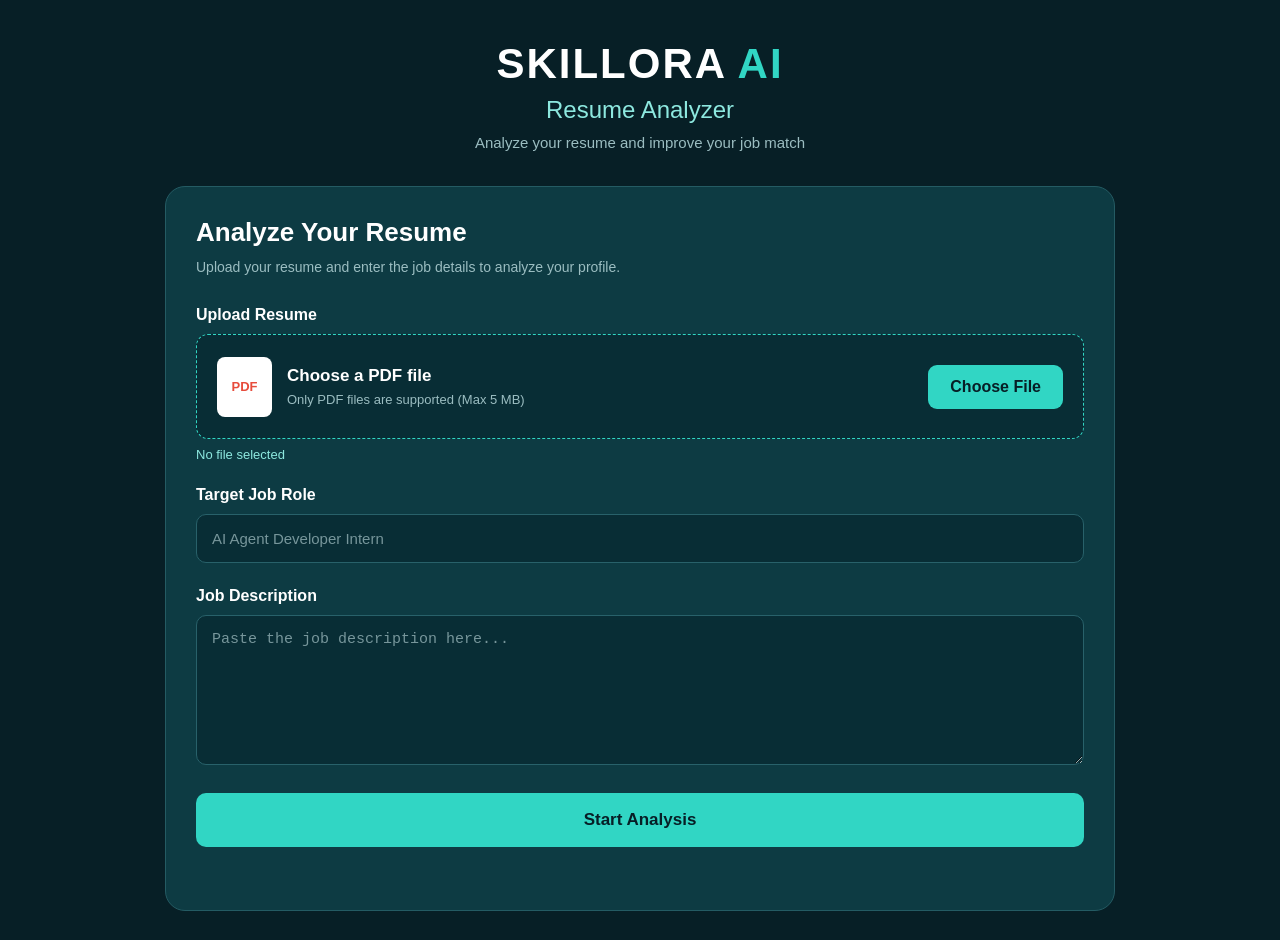
<file: index.html>
<!DOCTYPE html>
<html lang="en">

<head>
    <meta charset="UTF-8">
    <meta name="viewport" content="width=device-width, initial-scale=1.0">

    <title>Skillora AI | Resume Analyzer</title>

    <link rel="stylesheet" href="style.css">
</head>

<body>

    <div class="container">

        <!-- ================= HEADER ================= -->

        <header class="header">

            <h1>
                SKILLORA <span>AI</span>
            </h1>

            <p class="subtitle">
                Resume Analyzer
            </p>

            <p class="tagline">
                Analyze your resume and improve your job match
            </p>

        </header>


        <!-- ================= INPUT SECTION ================= -->

        <section class="analysis-card">

            <div class="section-heading">

                <h2>Analyze Your Resume</h2>

                <p>
                    Upload your resume and enter the job details
                    to analyze your profile.
                </p>

            </div>


            <!-- Resume Upload -->

            <div class="form-group">

                <label>
                    Upload Resume
                </label>

                <div class="upload-box">

                    <div class="upload-info">

                        <div class="pdf-icon">
                            PDF
                        </div>

                        <div>

                            <h3>
                                Choose a PDF file
                            </h3>

                            <p>
                                Only PDF files are supported (Max 5 MB)
                            </p>

                        </div>

                    </div>


                    <input
                        type="file"
                        id="resumeFile"
                        accept=".pdf"
                    >

                    <label
                        for="resumeFile"
                        class="choose-btn"
                    >
                        Choose File
                    </label>

                </div>


                <p
                    id="fileName"
                    class="file-name"
                >
                    No file selected
                </p>

            </div>


            <!-- Target Job Role -->

            <div class="form-group">

                <label for="jobRole">
                    Target Job Role
                </label>

                <input
                    type="text"
                    id="jobRole"
                    placeholder="AI Agent Developer Intern"
                >

            </div>


            <!-- Job Description -->

            <div class="form-group">

                <label for="jobDescription">
                    Job Description
                </label>

                <textarea
                    id="jobDescription"
                    placeholder="Paste the job description here..."
                ></textarea>

            </div>


            <!-- Start Analysis -->

            <button
                type="button"
                id="analyzeBtn"
                class="analyze-btn"
            >
                Start Analysis
            </button>


          <!-- Status -->

<p
    id="statusMessage"
    class="status-message"
></p>


<!-- View Candidate Rankings Button -->

<div
    id="rankingButtonContainer"
    class="ranking-button-container"
    style="display: none;"
>
    <button
        type="button"
        class="ranking-btn"
        onclick="openCandidateRankings()"
    >
        View Candidate Rankings
    </button>
</div>

        </section>



        <!-- ==================================================
             ANALYSIS RESULT
             ================================================== -->

        <section
            id="resultSection"
            class="result-section"
        >

            <div class="section-heading">

                <h2>
                    Analysis Result
                </h2>

                <p>
                    Here's how your resume matches the job requirements.
                </p>

            </div>


            <!-- ================= JOB MATCH ================= -->

            <div class="match-card">

                <div class="score-circle">

                    <span id="matchScore">
                        0%
                    </span>

                </div>


                <div class="match-info">

                    <h3>
                        Job Match
                    </h3>

                    <p>
                        Resume & Job Description Match
                    </p>

                </div>

            </div>




            <!-- ================= RESULT GRID ================= -->

            <div class="result-grid">


                <!-- Matching Skills -->

                <div class="result-card matching-card">

                    <div class="result-title">

                        <span class="result-icon">
                            ✓
                        </span>

                        <div>

                            <h3>
                                Matching Skills
                            </h3>

                            <p>
                                Skills found in your resume
                            </p>

                        </div>

                    </div>


                    <ul id="matchingSkills">
                    </ul>

                </div>



                <!-- Missing Skills -->

                <div class="result-card missing-card">

                    <div class="result-title">

                        <span class="result-icon">
                            !
                        </span>

                        <div>

                            <h3>
                                Missing Skills
                            </h3>

                            <p>
                                Skills not found in your resume
                            </p>

                        </div>

                    </div>


                    <ul id="missingSkills">
                    </ul>

                </div>



                <!-- Suggestions -->

                <div class="result-card suggestion-card">

                    <div class="result-title">

                        <span class="result-icon">
                            💡
                        </span>

                        <div>

                            <h3>
                                ATS Suggestions
                            </h3>

                            <p>
                                Improve your resume
                            </p>

                        </div>

                    </div>


                    <ul id="suggestions">
                    </ul>

                </div>

            </div>



           <!-- Resume Structure -->
<section class="result-card resume-structure-card">

    <div class="result-card-header">
        <div>
            <h2>Resume Structure</h2>
            <p>Standard sections detected in your resume</p>
        </div>
    </div>

    <div id="resumeStructure" class="resume-structure-list">

        <div class="structure-item" data-section="Professional Summary">
            <span class="structure-icon">○</span>
            <span>Professional Summary</span>
        </div>

        <div class="structure-item" data-section="Education">
            <span class="structure-icon">○</span>
            <span>Education</span>
        </div>

        <div class="structure-item" data-section="Technical Skills">
            <span class="structure-icon">○</span>
            <span>Technical Skills</span>
        </div>

        <div class="structure-item" data-section="Experience">
            <span class="structure-icon">○</span>
            <span>Experience</span>
        </div>

        <div class="structure-item" data-section="Projects">
            <span class="structure-icon">○</span>
            <span>Projects</span>
        </div>

        <div class="structure-item" data-section="Certifications">
            <span class="structure-icon">○</span>
            <span>Certifications</span>
        </div>

    </div>

</section>


    <!-- ================= JAVASCRIPT ================= -->

    <script src="script.js"></script>

</body>

</html>
</file>
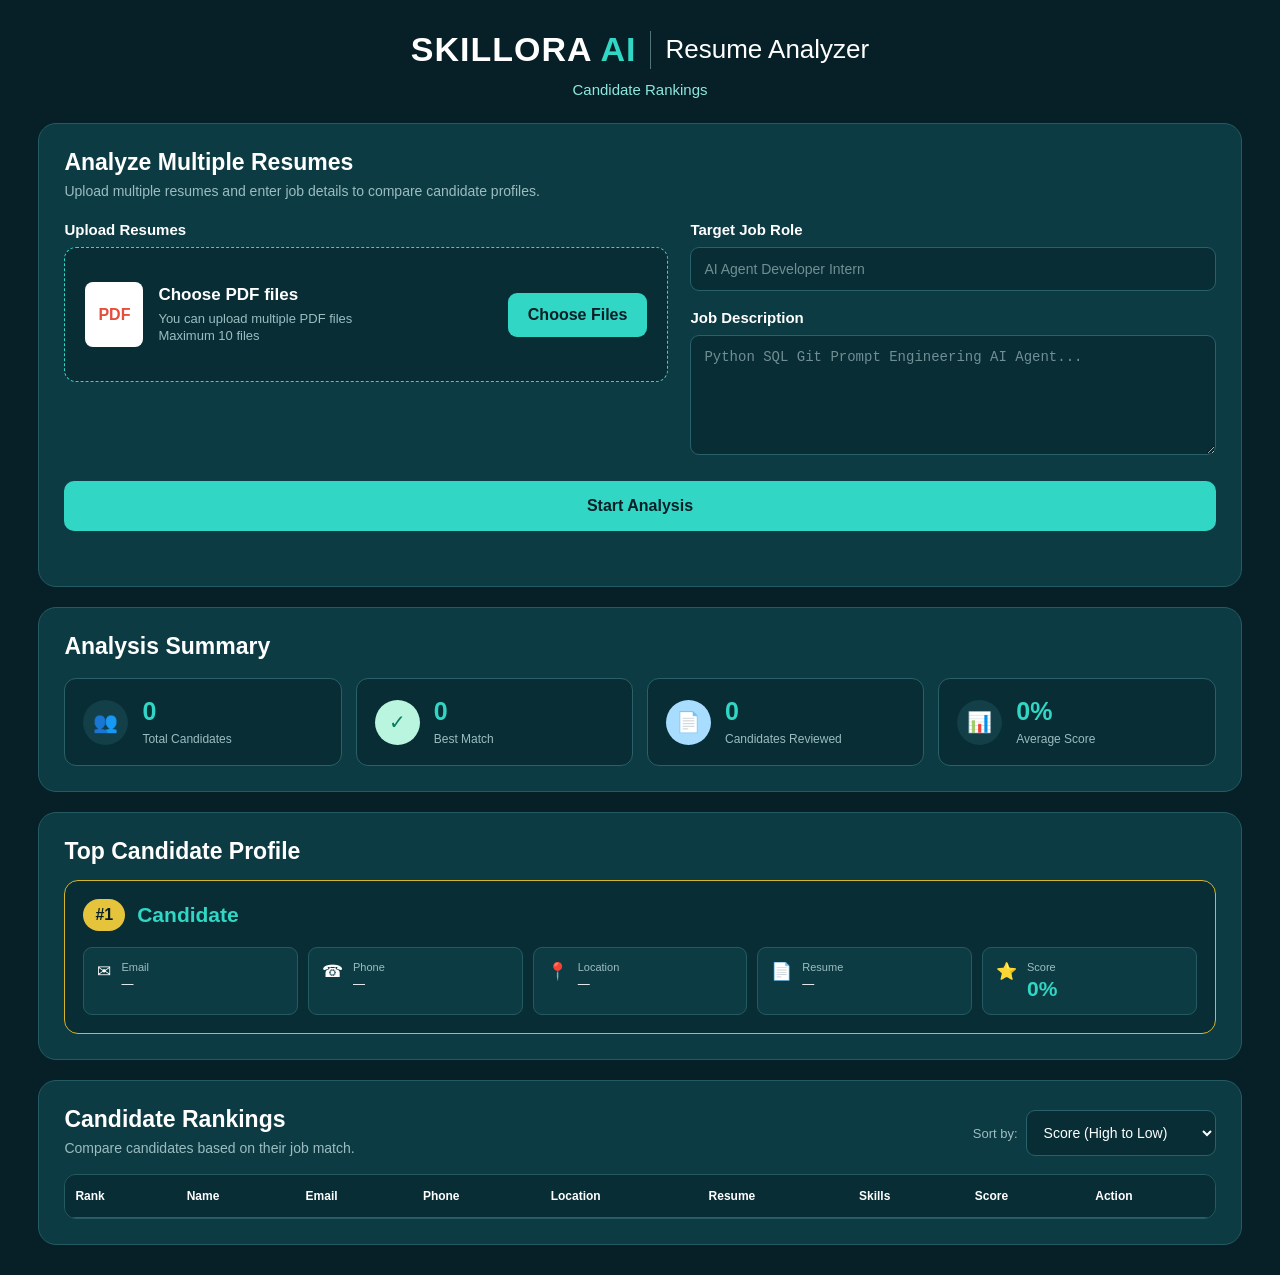
<file: rankings.html>
<!DOCTYPE html>
<html lang="en">

<head>
    <meta charset="UTF-8">
    <meta name="viewport" content="width=device-width, initial-scale=1.0">

    <title>Skillora AI | Candidate Rankings</title>

    <link rel="stylesheet" href="rankings.css">
</head>

<body>

    <div class="container">

        <!-- ================= HEADER ================= -->

        <header class="header">

            <div class="brand">
                <h1>
                    SKILLORA <span>AI</span>
                </h1>

                <div class="divider"></div>

                <h2>
                    Resume Analyzer
                </h2>
            </div>

            <p>
                Candidate Rankings
            </p>

        </header>


        <!-- ================= UPLOAD SECTION ================= -->

        <section class="analysis-card">

            <div class="section-heading">

                <h2>
                    Analyze Multiple Resumes
                </h2>

                <p>
                    Upload multiple resumes and enter job details
                    to compare candidate profiles.
                </p>

            </div>


            <div class="form-grid">

                <!-- Resume Upload -->

                <div class="form-group">

                    <label>
                        Upload Resumes
                    </label>

                    <div class="upload-box">

                        <div class="upload-info">

                            <div class="pdf-icon">
                                PDF
                            </div>

                            <div>

                                <h3>
                                    Choose PDF files
                                </h3>

                                <p>
                                    You can upload multiple PDF files
                                </p>

                                <small>
                                    Maximum 10 files
                                </small>

                            </div>

                        </div>


                        <input
                            type="file"
                            id="resumeFiles"
                            accept=".pdf"
                            multiple
                        >

                        <label
                            for="resumeFiles"
                            class="choose-btn"
                        >
                            Choose Files
                        </label>

                    </div>


                    <div
                        id="selectedFiles"
                        class="selected-files"
                    >
                    </div>

                </div>


                <!-- Job Details -->

                <div class="job-details">

                    <div class="form-group">

                        <label for="jobRole">
                            Target Job Role
                        </label>

                        <input
                            type="text"
                            id="jobRole"
                            placeholder="AI Agent Developer Intern"
                        >

                    </div>


                    <div class="form-group">

                        <label for="jobDescription">
                            Job Description
                        </label>

                        <textarea
                            id="jobDescription"
                            placeholder="Python SQL Git Prompt Engineering AI Agent..."
                        ></textarea>

                    </div>

                </div>

            </div>


            <!-- Start Button -->

            <button
                id="analyzeCandidatesBtn"
                class="analyze-btn"
            >
                Start Analysis
            </button>


            <!-- Status -->

            <p
                id="statusMessage"
                class="status-message"
            ></p>

        </section>



        <!-- ==================================================
             ANALYSIS SUMMARY
             ================================================== -->

        <section
            id="summarySection"
            class="summary-section"
        >

            <h2>
                Analysis Summary
            </h2>


            <div class="summary-grid">


                <!-- Total Candidates -->

                <div class="summary-card">

                    <div class="summary-icon">
                        👥
                    </div>

                    <div>

                        <strong id="totalCandidates">
                            0
                        </strong>

                        <span>
                            Total Candidates
                        </span>

                    </div>

                </div>


                <!-- Best Match -->

                <div class="summary-card">

                    <div class="summary-icon success">
                        ✓
                    </div>

                    <div>

                        <strong id="bestMatch">
                            0
                        </strong>

                        <span>
                            Best Match
                        </span>

                    </div>

                </div>


                <!-- Candidates Reviewed -->

                <div class="summary-card">

                    <div class="summary-icon blue">
                        📄
                    </div>

                    <div>

                        <strong id="candidatesReviewed">
                            0
                        </strong>

                        <span>
                            Candidates Reviewed
                        </span>

                    </div>

                </div>


                <!-- Average Score -->

                <div class="summary-card">

                    <div class="summary-icon">
                        📊
                    </div>

                    <div>

                        <strong id="averageScore">
                            0%
                        </strong>

                        <span>
                            Average Score
                        </span>

                    </div>

                </div>

            </div>

        </section>



        <!-- ==================================================
             TOP CANDIDATE
             ================================================== -->

        <section
            id="topCandidateSection"
            class="top-candidate-section"
        >

            <h2>
                Top Candidate Profile
            </h2>


            <div class="top-candidate-card">

                <div class="candidate-heading">

                    <span class="rank-badge">
                        #1
                    </span>

                    <h3 id="topCandidateName">
                        Candidate
                    </h3>

                </div>


                <div class="candidate-details">


                    <!-- Email -->

                    <div class="detail-box">

                        <span>
                            ✉
                        </span>

                        <div>

                            <small>
                                Email
                            </small>

                            <p id="topCandidateEmail">
                                —
                            </p>

                        </div>

                    </div>


                    <!-- Phone -->

                    <div class="detail-box">

                        <span>
                            ☎
                        </span>

                        <div>

                            <small>
                                Phone
                            </small>

                            <p id="topCandidatePhone">
                                —
                            </p>

                        </div>

                    </div>


                    <!-- Location -->

                    <div class="detail-box">

                        <span>
                            📍
                        </span>

                        <div>

                            <small>
                                Location
                            </small>

                            <p id="topCandidateLocation">
                                —
                            </p>

                        </div>

                    </div>


                    <!-- Resume -->

                    <div class="detail-box">

                        <span>
                            📄
                        </span>

                        <div>

                            <small>
                                Resume
                            </small>

                            <p id="topCandidateResume">
                                —
                            </p>

                        </div>

                    </div>


                    <!-- Score -->

                    <div class="detail-box score-box">

                        <span>
                            ⭐
                        </span>

                        <div>

                            <small>
                                Score
                            </small>

                            <strong id="topCandidateScore">
                                0%
                            </strong>

                        </div>

                    </div>

                </div>

            </div>

        </section>



        <!-- ==================================================
             CANDIDATE RANKINGS
             ================================================== -->

        <section class="ranking-section">

            <div class="ranking-header">

                <div>

                    <h2>
                        Candidate Rankings
                    </h2>

                    <p>
                        Compare candidates based on their job match.
                    </p>

                </div>


                <div class="sort-box">

                    <label for="sortCandidates">
                        Sort by:
                    </label>

                    <select id="sortCandidates">

                        <option value="score">
                            Score (High to Low)
                        </option>

                        <option value="name">
                            Name (A-Z)
                        </option>

                    </select>

                </div>

            </div>


            <!-- TABLE -->

            <div class="table-wrapper">

                <table>

                    <thead>

                        <tr>

                            <th>
                                Rank
                            </th>

                            <th>
                                Name
                            </th>

                            <th>
                                Email
                            </th>

                            <th>
                                Phone
                            </th>

                            <th>
                                Location
                            </th>

                            <th>
                                Resume
                            </th>

                            <th>
                                Skills
                            </th>

                            <th>
                                Score
                            </th>

                            <th>
                                Action
                            </th>

                        </tr>

                    </thead>


                    <tbody id="rankingTableBody">

                        <!-- Candidate rows will be added by JavaScript -->

                    </tbody>

                </table>

            </div>

        </section>

    </div>



    <!-- ==================================================
         CANDIDATE DETAILS MODAL
         ================================================== -->

    <div
        id="candidateModal"
        class="modal"
    >

        <div class="modal-content">

            <button
                id="closeModal"
                class="close-modal"
            >
                ×
            </button>


            <h2>
                Candidate Details
            </h2>


            <div
                id="candidateDetails"
                class="candidate-modal-details"
            >
            </div>


            <div class="modal-actions">

                <button
                    id="viewAnalysisBtn"
                    class="view-analysis-btn"
                >
                    View Full Analysis
                </button>

            </div>

        </div>

    </div>



    <!-- ================= JAVASCRIPT ================= -->

    <script src="rankings.js"></script>

</body>

</html>
</file>
<file: style.css>
* {
    margin: 0;
    padding: 0;
    box-sizing: border-box;
}

body {
    font-family: Arial, Helvetica, sans-serif;
    background: #071f26;
    color: #ffffff;
    min-height: 100vh;
}

.container {
    width: 90%;
    max-width: 950px;
    margin: 40px auto;
}


/* ================= HEADER ================= */

.header {
    text-align: center;
    margin-bottom: 35px;
}

.header h1 {
    font-size: 42px;
    letter-spacing: 2px;
    color: #ffffff;
}

.header h1 span {
    color: #31d6c4;
}

.subtitle {
    font-size: 24px;
    margin-top: 8px;
    color: #8de8df;
}

.tagline {
    margin-top: 10px;
    color: #9bbdc1;
    font-size: 15px;
}


/* ================= COMMON CARDS ================= */

.analysis-card,
.result-section {
    background: #0d3b43;
    border: 1px solid #245b63;
    border-radius: 20px;
    padding: 30px;
    margin-bottom: 25px;
}


/* ================= HEADINGS ================= */

.section-heading {
    margin-bottom: 28px;
}

.section-heading h2 {
    font-size: 26px;
    color: #ffffff;
    margin-bottom: 8px;
}

.section-heading p {
    color: #9bbdc1;
    font-size: 14px;
    line-height: 1.6;
}


/* ================= FORM ================= */

.form-group {
    margin-bottom: 24px;
}

.form-group > label {
    display: block;
    font-size: 16px;
    font-weight: bold;
    margin-bottom: 10px;
}


/* ================= UPLOAD ================= */

.upload-box {
    min-height: 105px;
    border: 1px dashed #31d6c4;
    border-radius: 12px;
    background: #082d35;
    display: flex;
    align-items: center;
    justify-content: space-between;
    padding: 20px;
    gap: 20px;
}

.upload-info {
    display: flex;
    align-items: center;
    gap: 15px;
}

.pdf-icon {
    width: 55px;
    height: 60px;
    border-radius: 8px;
    background: #ffffff;
    color: #e74c3c;
    display: flex;
    align-items: center;
    justify-content: center;
    font-weight: bold;
    font-size: 13px;
}

.upload-info h3 {
    font-size: 17px;
    margin-bottom: 6px;
}

.upload-info p {
    font-size: 13px;
    color: #9bbdc1;
}

#resumeFile {
    display: none;
}

.choose-btn {
    background: #31d6c4;
    color: #071f26;
    padding: 13px 22px;
    border-radius: 9px;
    font-weight: bold;
    cursor: pointer;
    white-space: nowrap;
    transition: 0.3s;
}

.choose-btn:hover {
    background: #8de8df;
}

.file-name {
    color: #8de8df;
    font-size: 13px;
    margin-top: 8px;
}


/* ================= INPUTS ================= */

input[type="text"],
textarea {
    width: 100%;
    background: #082d35;
    border: 1px solid #28616a;
    border-radius: 10px;
    color: #ffffff;
    padding: 15px;
    font-size: 15px;
    outline: none;
}

input[type="text"]::placeholder,
textarea::placeholder {
    color: #77969b;
}

input[type="text"]:focus,
textarea:focus {
    border-color: #31d6c4;
    box-shadow: 0 0 0 2px rgba(49, 214, 196, 0.08);
}

textarea {
    min-height: 150px;
    resize: vertical;
}


/* ================= BUTTON ================= */

.analyze-btn {
    width: 100%;
    padding: 17px;
    border: none;
    border-radius: 10px;
    background: #31d6c4;
    color: #071f26;
    font-size: 17px;
    font-weight: bold;
    cursor: pointer;
    transition: 0.3s;
}

.analyze-btn:hover {
    background: #8de8df;
    transform: translateY(-2px);
}

.analyze-btn:disabled {
    opacity: 0.6;
    cursor: not-allowed;
    transform: none;
}


/* ================= STATUS ================= */

.status-message {
    text-align: center;
    color: #8de8df;
    margin-top: 15px;
    font-size: 14px;
    min-height: 18px;
}


/* ==================================================
   ANALYSIS RESULT
   ================================================== */

#resultSection {
    display: none;
}


/* ================= JOB MATCH ================= */

.match-card {
    background: #082d35;
    border: 1px solid #245b63;
    border-radius: 15px;
    padding: 25px;
    display: flex;
    align-items: center;
    gap: 25px;
    margin-bottom: 22px;
}

.score-circle {
    width: 115px;
    height: 115px;
    min-width: 115px;
    border-radius: 50%;
    border: 9px solid #31d6c4;
    display: flex;
    align-items: center;
    justify-content: center;
}

.score-circle span {
    font-size: 27px;
    font-weight: bold;
    color: #31d6c4;
}

.match-info h3 {
    font-size: 24px;
    margin-bottom: 8px;
}

.match-info p {
    color: #9bbdc1;
}


/* ==================================================
   ATS ANALYSIS
   ================================================== */

.ats-card {
    background: #082d35;
    border: 1px solid #28616a;
    border-radius: 15px;
    padding: 25px;
    margin-bottom: 22px;
}

.ats-header {
    display: flex;
    align-items: center;
    justify-content: space-between;
    gap: 20px;
}

.ats-header h2 {
    font-size: 22px;
    color: #ffffff;
    margin-bottom: 6px;
}

.ats-header p {
    color: #9bbdc1;
    font-size: 13px;
}

.ats-score {
    min-width: 90px;
    text-align: center;
}

.ats-score span {
    display: block;
    font-size: 28px;
    font-weight: bold;
    color: #31d6c4;
}

.ats-score small {
    color: #9bbdc1;
    font-size: 11px;
}


/* ATS PROGRESS */

.ats-progress-container {
    display: flex;
    align-items: center;
    gap: 12px;
    margin-top: 22px;
}

.ats-progress {
    height: 10px;
    flex: 1;
    background: #143f47;
    border-radius: 20px;
    overflow: hidden;
}

.ats-progress-bar {
    width: 0%;
    height: 100%;
    background: #31d6c4;
    border-radius: 20px;
    transition: width 0.8s ease;
}

#atsProgressText {
    width: 45px;
    color: #8de8df;
    font-weight: bold;
    font-size: 13px;
}


/* ==================================================
   RESULT GRID
   ================================================== */

.result-grid {
    display: grid;
    grid-template-columns: repeat(3, 1fr);
    gap: 15px;
}


/* ================= RESULT CARD ================= */

.result-card {
    background: #082d35;
    border-radius: 14px;
    padding: 20px;
    border: 1px solid #245b63;
    min-height: 210px;
}

.result-title {
    display: flex;
    align-items: center;
    gap: 12px;
    margin-bottom: 18px;
}

.result-title h3 {
    font-size: 17px;
    margin-bottom: 4px;
}

.result-title p {
    color: #8daeb2;
    font-size: 12px;
}

.result-icon {
    width: 35px;
    height: 35px;
    min-width: 35px;
    border-radius: 50%;
    display: flex;
    align-items: center;
    justify-content: center;
    font-weight: bold;
    font-size: 17px;
}


/* ================= MATCHING ================= */

.matching-card {
    border-color: #31b89f;
}

.matching-card .result-icon {
    background: #b9f5df;
    color: #087b61;
}

.matching-card li::before {
    content: "✓";
    color: #31d6c4;
}


/* ================= MISSING ================= */

.missing-card {
    border-color: #c85d69;
}

.missing-card .result-icon {
    background: #ff9ba5;
    color: #7b1e2a;
}

.missing-card li::before {
    content: "−";
    color: #ff7f8a;
}


/* ================= SUGGESTIONS ================= */

.suggestion-card {
    border-color: #397aa5;
}

.suggestion-card .result-icon {
    background: #a8ddff;
    color: #17628d;
}

.suggestion-card li::before {
    content: "→";
    color: #72c9ff;
}


/* ================= LIST ================= */

.result-card ul {
    list-style: none;
}

.result-card li {
    padding: 8px 0;
    color: #e7ffff;
    font-size: 14px;
    line-height: 1.5;
}

.result-card li::before {
    margin-right: 9px;
    font-weight: bold;
}


/* ==================================================
   RESUME STRUCTURE
   ================================================== */

.structure-card {
    background: #082d35;
    border: 1px solid #28616a;
    border-radius: 15px;
    padding: 25px;
    margin-top: 18px;
}

.structure-header {
    margin-bottom: 20px;
}

.structure-header h2 {
    font-size: 21px;
    margin-bottom: 6px;
}

.structure-header p {
    color: #9bbdc1;
    font-size: 13px;
}

.structure-list {
    display: grid;
    grid-template-columns: repeat(2, 1fr);
    gap: 10px;
}

.structure-item {
    background: #0d3b43;
    border: 1px solid #245b63;
    border-radius: 9px;
    padding: 12px;
    color: #e7ffff;
    font-size: 14px;
}

.structure-item::before {
    content: "✓";
    color: #31d6c4;
    font-weight: bold;
    margin-right: 8px;
}


/* ==================================================
   KEYWORD MATCH
   ================================================== */

.keyword-card {
    background: #082d35;
    border: 1px solid #28616a;
    border-radius: 15px;
    padding: 25px;
    margin-top: 18px;
}

.keyword-header {
    display: flex;
    align-items: center;
    justify-content: space-between;
    margin-bottom: 10px;
}

.keyword-header h2 {
    font-size: 21px;
}

.keyword-header span {
    font-size: 24px;
    font-weight: bold;
    color: #31d6c4;
}

.keyword-card > p {
    color: #9bbdc1;
    font-size: 13px;
    line-height: 1.6;
}


/* ==================================================
   MOBILE
   ================================================== */

@media (max-width: 700px) {

    .container {
        width: 94%;
        margin: 25px auto;
    }

    .analysis-card,
    .result-section {
        padding: 20px;
    }

    .header h1 {
        font-size: 32px;
    }

    .subtitle {
        font-size: 20px;
    }

    .upload-box {
        flex-direction: column;
        align-items: stretch;
    }

    .choose-btn {
        text-align: center;
    }

    .match-card {
        flex-direction: column;
        text-align: center;
    }

    .ats-header {
        flex-direction: column;
        align-items: flex-start;
    }

    .ats-score {
        text-align: left;
    }

    .result-grid {
        grid-template-columns: 1fr;
    }

    .structure-list {
        grid-template-columns: 1fr;
    }
}

.ranking-button-container {
    text-align: center;
    margin: 25px 0;
}

.ranking-btn {
    background: #31d6c4;
    color: #071f26;
    border: none;
    padding: 14px 30px;
    border-radius: 10px;
    font-size: 16px;
    font-weight: 700;
    cursor: pointer;
    transition: 0.3s ease;
}

.ranking-btn:hover {
    transform: translateY(-2px);
    box-shadow: 0 8px 20px rgba(49, 214, 196, 0.25);
}


/* =====================================================
   RESUME STRUCTURE
   ===================================================== */

.resume-structure-card {
    margin-top: 24px;
}

.resume-structure-list {
    display: grid;
    grid-template-columns: repeat(2, 1fr);
    gap: 14px;
    margin-top: 22px;
}

.structure-item {
    display: flex;
    align-items: center;
    gap: 12px;

    padding: 16px 18px;

    background: #071f26;
    border: 1px solid #245a62;
    border-radius: 10px;

    color: #ffffff;
    font-size: 15px;
    font-weight: 500;

    transition: 0.25s ease;
}

.structure-icon {
    width: 25px;
    height: 25px;

    display: flex;
    align-items: center;
    justify-content: center;

    border-radius: 50%;

    border: 2px solid #607d83;

    color: #607d83;

    font-size: 14px;
    font-weight: bold;
}

/* Detected section */

.structure-item.found {
    border-color: #31d6c4;
}

.structure-item.found .structure-icon {
    background: #31d6c4;
    border-color: #31d6c4;
    color: #071f26;
}

.structure-item.found .structure-icon::after {
    content: "✓";
}

.structure-item.found .structure-icon {
    font-size: 0;
}

.structure-item.found .structure-icon::after {
    font-size: 14px;
}


/* Mobile */

@media (max-width: 700px) {

    .resume-structure-list {
        grid-template-columns: 1fr;
    }

}
</file>
<file: rankings.css>
* {
    margin: 0;
    padding: 0;
    box-sizing: border-box;
}

body {
    font-family: Arial, Helvetica, sans-serif;
    background: #071f26;
    color: #ffffff;
    min-height: 100vh;
}

.container {
    width: 94%;
    max-width: 1450px;
    margin: 30px auto;
}


/* ================= HEADER ================= */

.header {
    text-align: center;
    margin-bottom: 25px;
}

.brand {
    display: flex;
    align-items: center;
    justify-content: center;
    gap: 14px;
}

.brand h1 {
    font-size: 34px;
    letter-spacing: 1px;
}

.brand h1 span {
    color: #31d6c4;
}

.divider {
    width: 1px;
    height: 38px;
    background: #52757b;
}

.brand h2 {
    font-size: 26px;
    font-weight: 500;
}

.header > p {
    margin-top: 12px;
    color: #8de8df;
    font-size: 15px;
}


/* ================= COMMON CARD ================= */

.analysis-card,
.summary-section,
.top-candidate-section,
.ranking-section {
    background: #0d3b43;
    border: 1px solid #245b63;
    border-radius: 18px;
    padding: 25px;
    margin-bottom: 20px;
}


/* ================= HEADINGS ================= */

.section-heading {
    margin-bottom: 22px;
}

.section-heading h2,
.summary-section > h2,
.top-candidate-section > h2,
.ranking-header h2 {
    font-size: 23px;
    margin-bottom: 7px;
}

.section-heading p,
.ranking-header p {
    color: #9bbdc1;
    font-size: 14px;
}


/* ================= FORM GRID ================= */

.form-grid {
    display: grid;
    grid-template-columns: 1.15fr 1fr;
    gap: 22px;
}

.form-group {
    margin-bottom: 18px;
}

.form-group > label {
    display: block;
    font-size: 15px;
    font-weight: bold;
    margin-bottom: 9px;
}


/* ================= UPLOAD ================= */

.upload-box {
    min-height: 135px;
    border: 1px dashed #31d6c4;
    border-radius: 12px;
    background: #082d35;
    display: flex;
    align-items: center;
    justify-content: space-between;
    padding: 20px;
    gap: 15px;
}

.upload-info {
    display: flex;
    align-items: center;
    gap: 15px;
}

.pdf-icon {
    width: 58px;
    height: 65px;
    background: #ffffff;
    color: #e74c3c;
    border-radius: 8px;
    display: flex;
    align-items: center;
    justify-content: center;
    font-weight: bold;
}

.upload-info h3 {
    font-size: 17px;
    margin-bottom: 6px;
}

.upload-info p,
.upload-info small {
    color: #9bbdc1;
    font-size: 13px;
}

#resumeFiles {
    display: none;
}

.choose-btn {
    background: #31d6c4;
    color: #071f26;
    padding: 13px 20px;
    border-radius: 9px;
    font-weight: bold;
    cursor: pointer;
    white-space: nowrap;
    transition: 0.3s;
}

.choose-btn:hover {
    background: #8de8df;
}


/* ================= SELECTED FILES ================= */

.selected-files {
    display: flex;
    flex-wrap: wrap;
    gap: 8px;
    margin-top: 12px;
}

.file-chip {
    background: #082d35;
    border: 1px solid #28616a;
    border-radius: 8px;
    padding: 8px 11px;
    color: #8de8df;
    font-size: 12px;
}


/* ================= INPUTS ================= */

input[type="text"],
textarea,
select {
    width: 100%;
    background: #082d35;
    border: 1px solid #28616a;
    border-radius: 9px;
    color: #ffffff;
    padding: 13px;
    font-size: 14px;
    outline: none;
}

input[type="text"]:focus,
textarea:focus,
select:focus {
    border-color: #31d6c4;
}

textarea {
    min-height: 120px;
    resize: vertical;
}

input::placeholder,
textarea::placeholder {
    color: #708f94;
}


/* ================= ANALYZE BUTTON ================= */

.analyze-btn {
    width: 100%;
    margin-top: 4px;
    padding: 16px;
    border: none;
    border-radius: 10px;
    background: #31d6c4;
    color: #071f26;
    font-size: 16px;
    font-weight: bold;
    cursor: pointer;
    transition: 0.3s;
}

.analyze-btn:hover {
    background: #8de8df;
}

.analyze-btn:disabled {
    opacity: 0.6;
    cursor: not-allowed;
}


/* ================= STATUS ================= */

.status-message {
    text-align: center;
    min-height: 18px;
    margin-top: 12px;
    color: #8de8df;
    font-size: 13px;
}


/* ==================================================
   SUMMARY
   ================================================== */

.summary-grid {
    display: grid;
    grid-template-columns: repeat(4, 1fr);
    gap: 14px;
    margin-top: 18px;
}

.summary-card {
    background: #082d35;
    border: 1px solid #28616a;
    border-radius: 12px;
    padding: 18px;
    display: flex;
    align-items: center;
    gap: 14px;
}

.summary-icon {
    width: 45px;
    height: 45px;
    min-width: 45px;
    border-radius: 50%;
    background: #123f48;
    display: flex;
    align-items: center;
    justify-content: center;
    font-size: 20px;
}

.summary-icon.success {
    background: #b9f5df;
    color: #087b61;
}

.summary-icon.blue {
    background: #a8ddff;
    color: #17628d;
}

.summary-card strong {
    display: block;
    font-size: 25px;
    color: #31d6c4;
    margin-bottom: 3px;
}

.summary-card span {
    color: #9bbdc1;
    font-size: 12px;
}


/* ==================================================
   TOP CANDIDATE
   ================================================== */

.top-candidate-card {
    border: 1px solid #d4b52d;
    border-radius: 14px;
    background: #082d35;
    padding: 18px;
    margin-top: 15px;
}

.candidate-heading {
    display: flex;
    align-items: center;
    gap: 12px;
    margin-bottom: 16px;
}

.rank-badge {
    background: #e5c43c;
    color: #071f26;
    padding: 7px 12px;
    border-radius: 20px;
    font-weight: bold;
}

.candidate-heading h3 {
    font-size: 21px;
    color: #31d6c4;
}

.candidate-details {
    display: grid;
    grid-template-columns: repeat(5, 1fr);
    gap: 10px;
}

.detail-box {
    background: #0d3b43;
    border: 1px solid #245b63;
    border-radius: 9px;
    padding: 13px;
    display: flex;
    gap: 10px;
    align-items: flex-start;
}

.detail-box > span {
    font-size: 17px;
}

.detail-box small {
    display: block;
    color: #9bbdc1;
    margin-bottom: 4px;
    font-size: 11px;
}

.detail-box p {
    color: #ffffff;
    font-size: 12px;
    word-break: break-word;
}

.score-box strong {
    color: #31d6c4;
    font-size: 21px;
}


/* ==================================================
   RANKING HEADER
   ================================================== */

.ranking-header {
    display: flex;
    justify-content: space-between;
    align-items: flex-end;
    gap: 20px;
    margin-bottom: 18px;
}

.sort-box {
    display: flex;
    align-items: center;
    gap: 8px;
}

.sort-box label {
    color: #9bbdc1;
    font-size: 13px;
    white-space: nowrap;
}

.sort-box select {
    width: 190px;
}


/* ==================================================
   TABLE
   ================================================== */

.table-wrapper {
    width: 100%;
    overflow-x: auto;
    border: 1px solid #245b63;
    border-radius: 12px;
}

table {
    width: 100%;
    border-collapse: collapse;
    min-width: 1100px;
}

thead {
    background: #082d35;
}

th {
    color: #ffffff;
    font-size: 12px;
    padding: 14px 10px;
    text-align: left;
    border-bottom: 1px solid #28616a;
    white-space: nowrap;
}

td {
    padding: 13px 10px;
    font-size: 12px;
    color: #dff9fa;
    border-bottom: 1px solid #173f46;
    vertical-align: middle;
}

tbody tr:hover {
    background: #103f47;
}

tbody tr:last-child td {
    border-bottom: none;
}


/* ================= RANK ================= */

.rank-number {
    width: 30px;
    height: 30px;
    border-radius: 50%;
    display: inline-flex;
    align-items: center;
    justify-content: center;
    background: #123f48;
    color: #ffffff;
    font-weight: bold;
}

.rank-one {
    background: #e5c43c;
    color: #071f26;
}

.rank-two {
    background: #b7c0c4;
    color: #071f26;
}

.rank-three {
    background: #c88b55;
    color: #071f26;
}


/* ================= RESUME LINK ================= */

.resume-link {
    color: #31d6c4;
    text-decoration: none;
}

.resume-link:hover {
    text-decoration: underline;
}


/* ================= SKILLS ================= */

.skill-text {
    max-width: 220px;
    line-height: 1.5;
    color: #b9dadd;
}


/* ================= SCORE ================= */

.score-cell {
    display: flex;
    align-items: center;
    gap: 8px;
}

.score-number {
    color: #31d6c4;
    font-weight: bold;
}

.score-ring {
    width: 30px;
    height: 30px;
    border: 4px solid #31d6c4;
    border-radius: 50%;
}


/* ================= VIEW DETAILS ================= */

.view-details-btn {
    border: none;
    background: #0f7775;
    color: #ffffff;
    padding: 9px 13px;
    border-radius: 7px;
    cursor: pointer;
    font-weight: bold;
    font-size: 11px;
    white-space: nowrap;
}

.view-details-btn:hover {
    background: #31d6c4;
    color: #071f26;
}


/* ==================================================
   MODAL
   ================================================== */

.modal {
    display: none;
    position: fixed;
    inset: 0;
    background: rgba(0, 0, 0, 0.72);
    z-index: 1000;
    align-items: center;
    justify-content: center;
    padding: 20px;
}

.modal.show {
    display: flex;
}

.modal-content {
    width: 100%;
    max-width: 650px;
    max-height: 85vh;
    overflow-y: auto;
    background: #0d3b43;
    border: 1px solid #31d6c4;
    border-radius: 16px;
    padding: 25px;
    position: relative;
}

.modal-content h2 {
    margin-bottom: 20px;
}

.close-modal {
    position: absolute;
    right: 18px;
    top: 15px;
    border: none;
    background: transparent;
    color: #ffffff;
    font-size: 30px;
    cursor: pointer;
}

.candidate-modal-details {
    display: grid;
    gap: 10px;
}

.modal-detail {
    background: #082d35;
    border: 1px solid #245b63;
    border-radius: 9px;
    padding: 13px;
}

.modal-detail strong {
    display: block;
    color: #8de8df;
    font-size: 12px;
    margin-bottom: 5px;
}

.modal-detail span {
    color: #ffffff;
    font-size: 14px;
}

.modal-actions {
    margin-top: 20px;
}

.view-analysis-btn {
    width: 100%;
    padding: 13px;
    border: none;
    border-radius: 8px;
    background: #31d6c4;
    color: #071f26;
    font-weight: bold;
    cursor: pointer;
}


/* ==================================================
   MOBILE
   ================================================== */

@media (max-width: 900px) {

    .form-grid {
        grid-template-columns: 1fr;
    }

    .summary-grid {
        grid-template-columns: repeat(2, 1fr);
    }

    .candidate-details {
        grid-template-columns: repeat(2, 1fr);
    }

}

@media (max-width: 600px) {

    .container {
        width: 94%;
    }

    .brand {
        flex-direction: column;
        gap: 5px;
    }

    .divider {
        display: none;
    }

    .brand h1 {
        font-size: 28px;
    }

    .brand h2 {
        font-size: 21px;
    }

    .analysis-card,
    .summary-section,
    .top-candidate-section,
    .ranking-section {
        padding: 18px;
    }

    .upload-box {
        flex-direction: column;
        align-items: stretch;
    }

    .choose-btn {
        text-align: center;
    }

    .summary-grid {
        grid-template-columns: 1fr;
    }

    .candidate-details {
        grid-template-columns: 1fr;
    }

    .ranking-header {
        flex-direction: column;
        align-items: flex-start;
    }

    .sort-box {
        width: 100%;
    }

    .sort-box select {
        width: 100%;
    }
}
</file>
